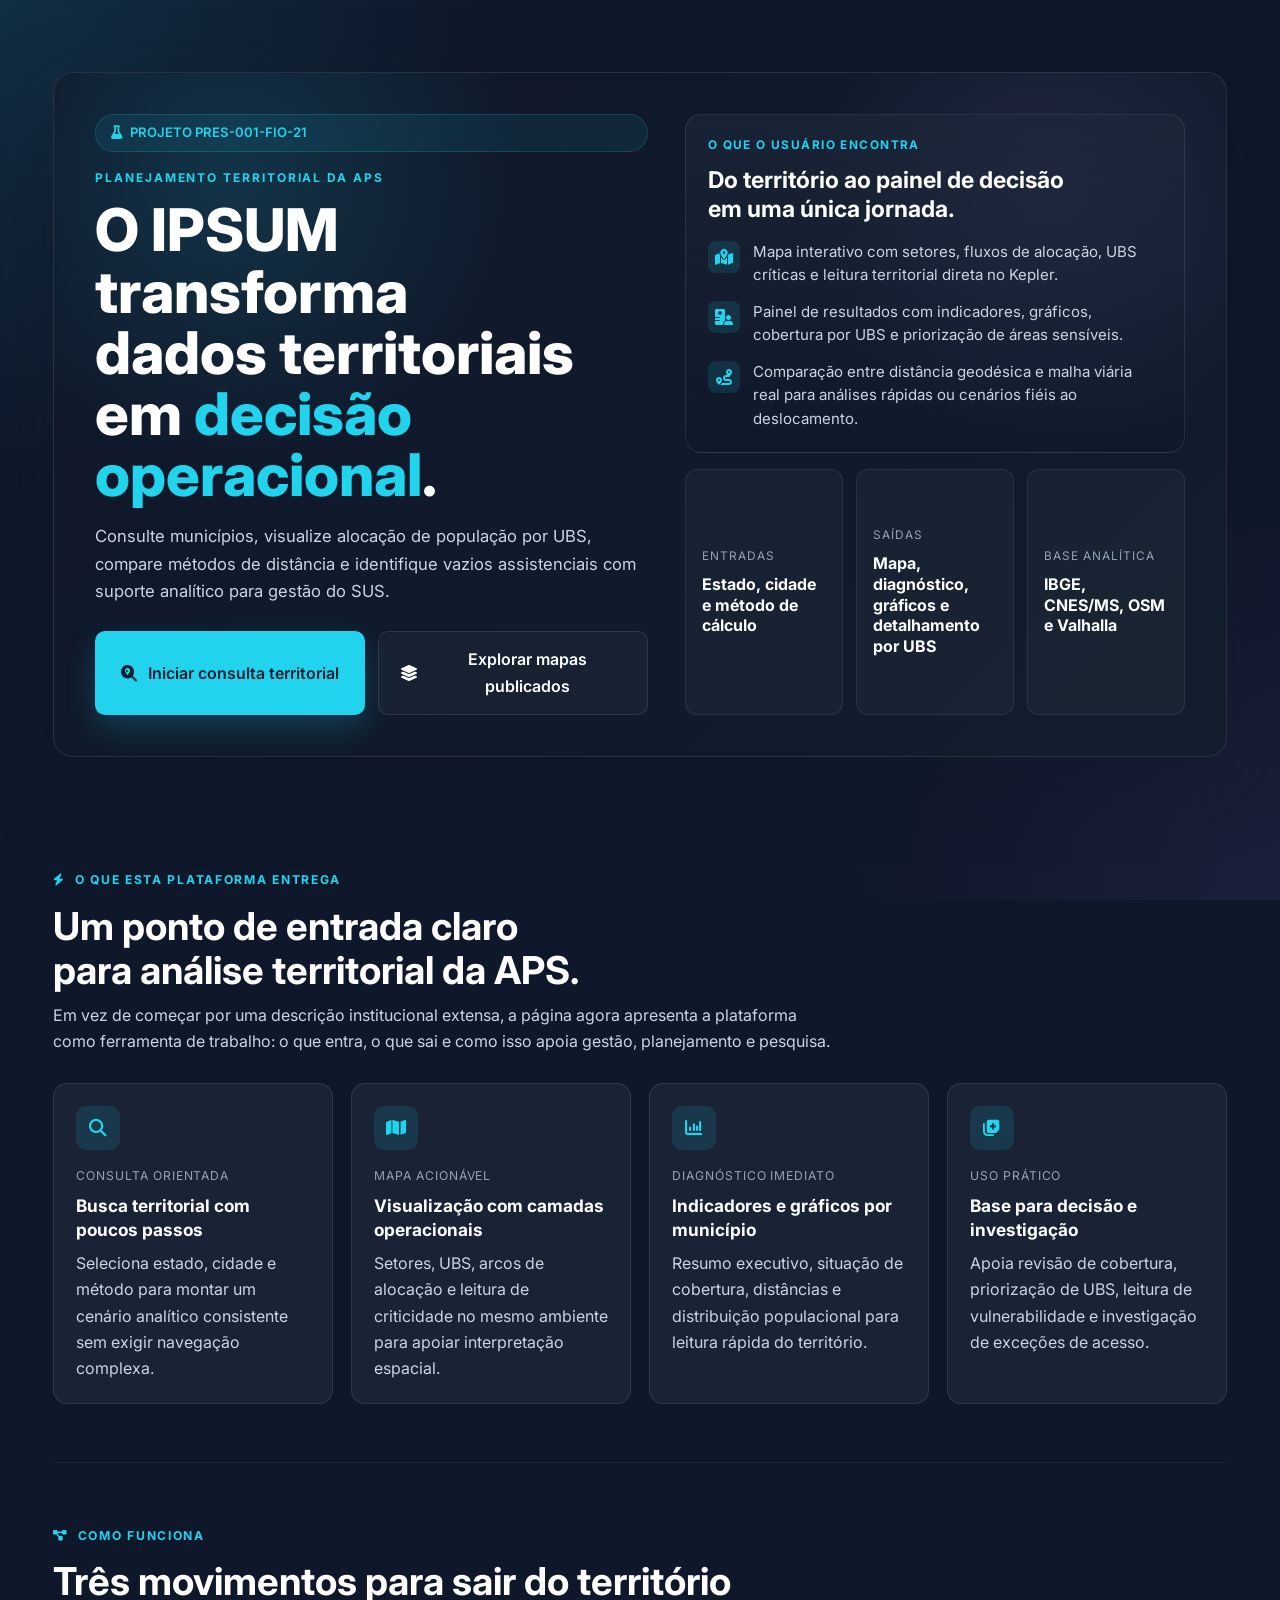
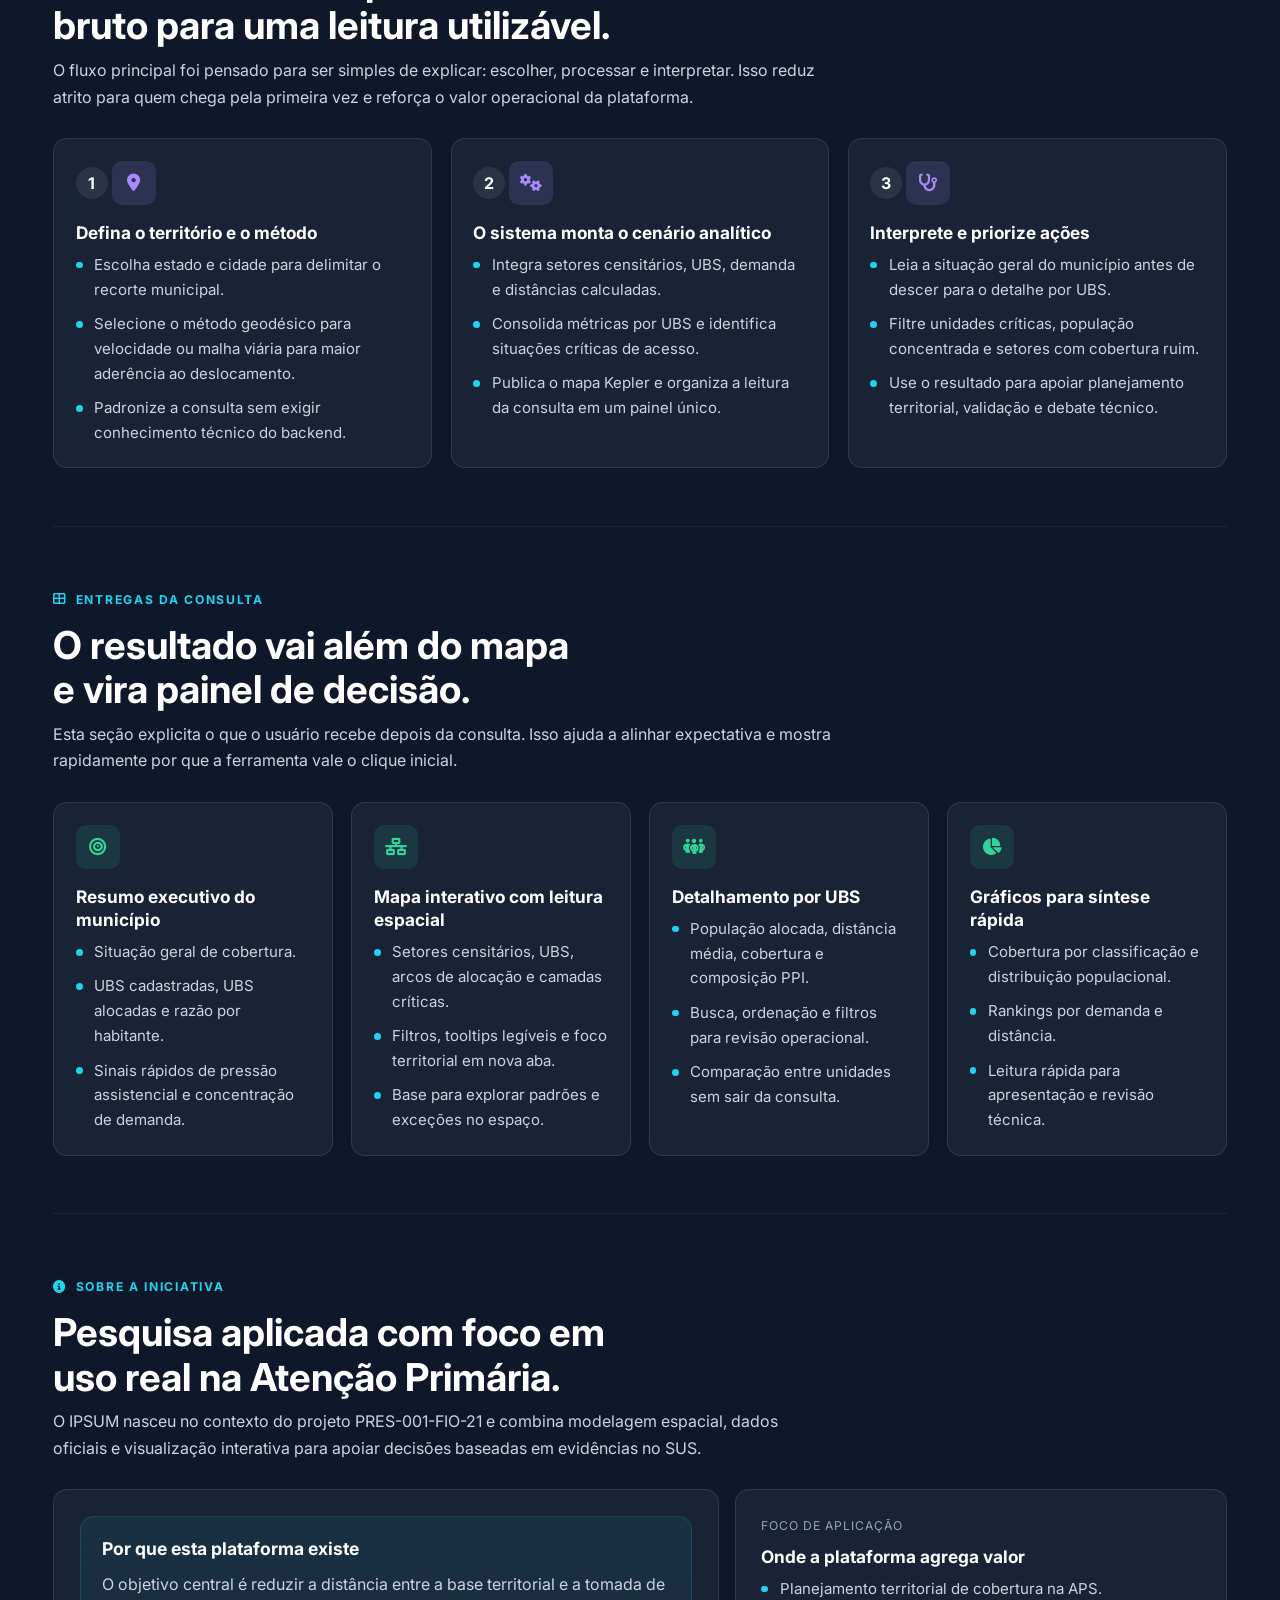
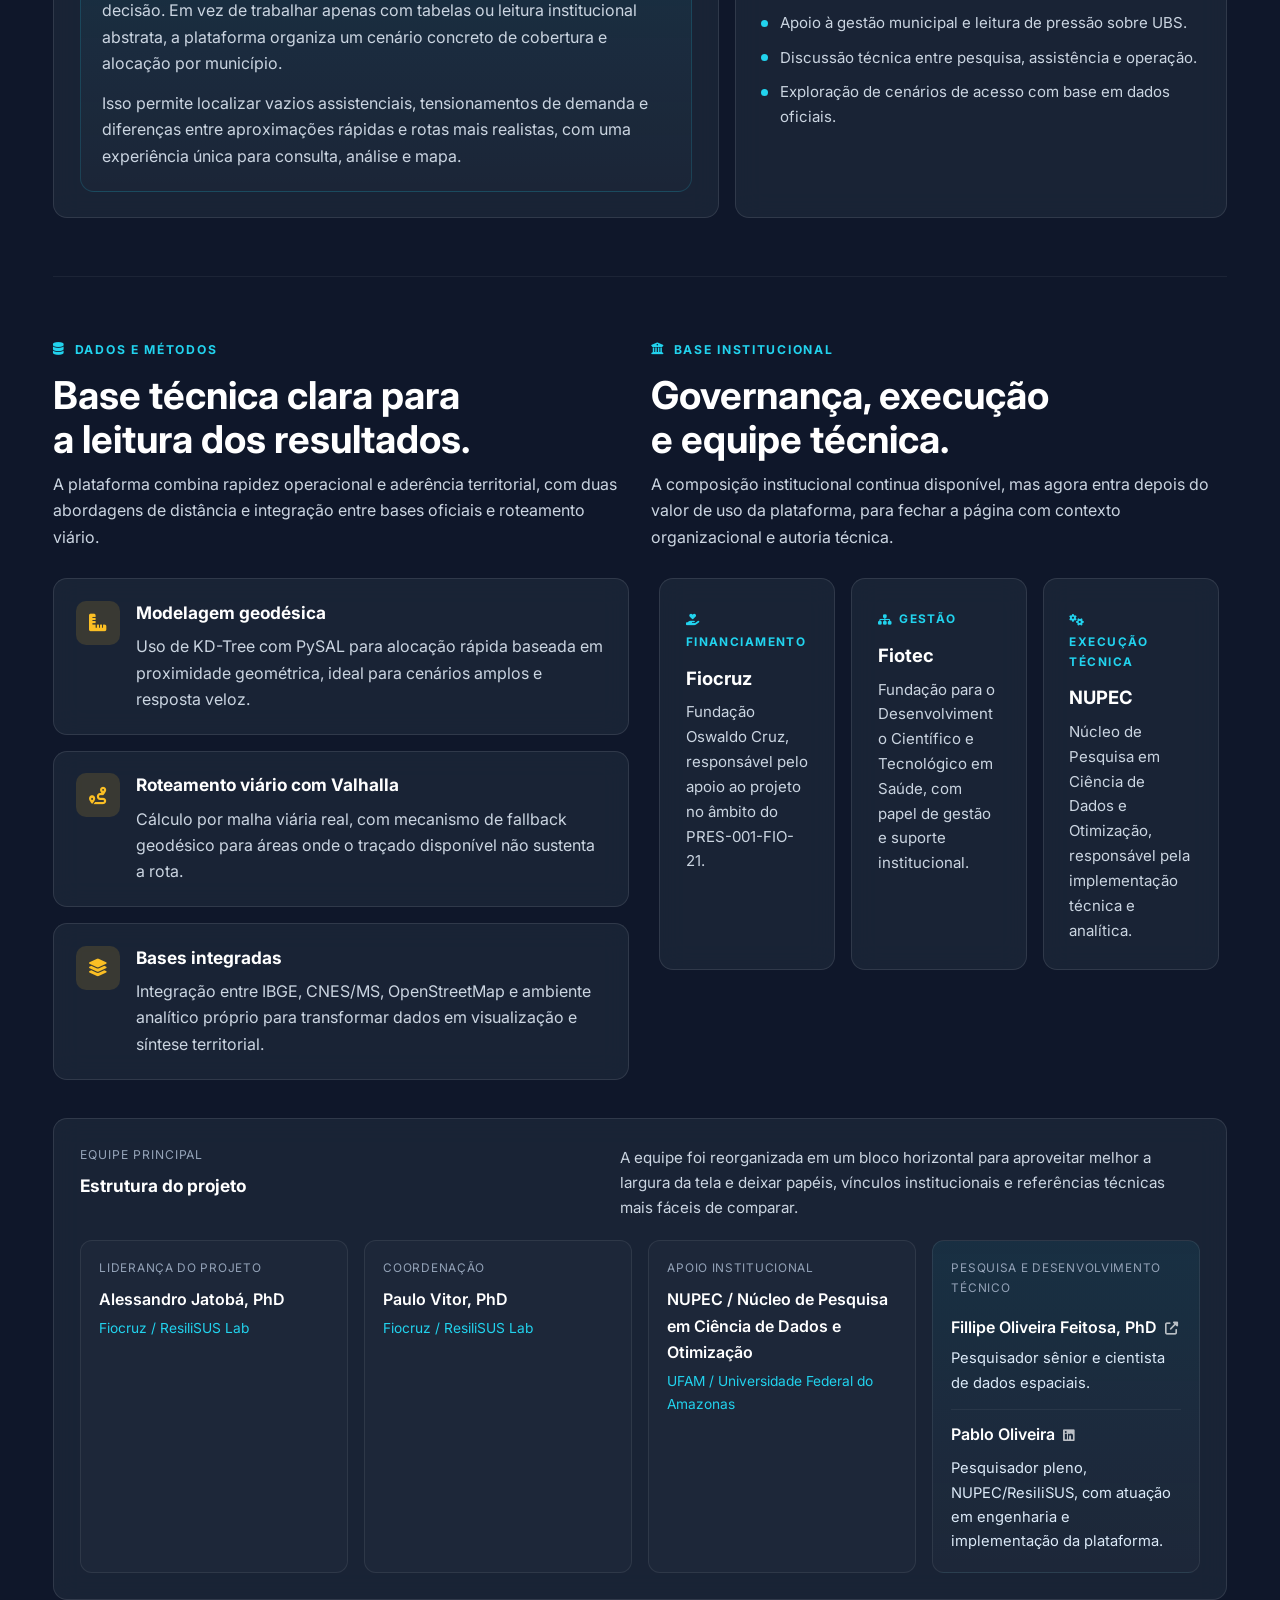
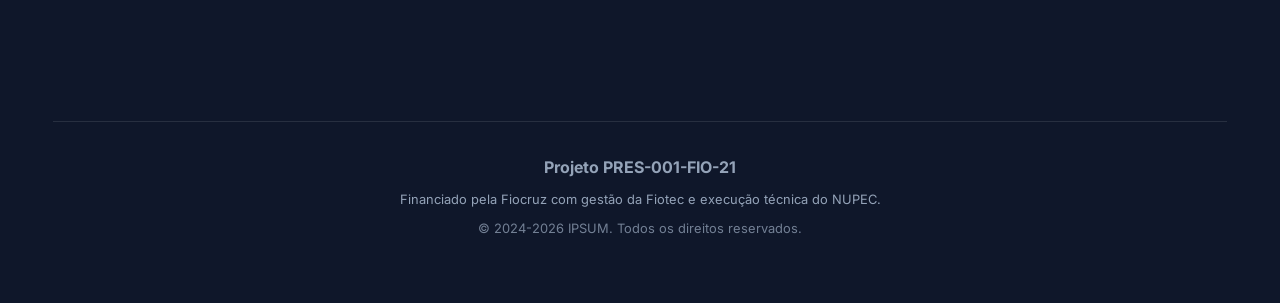
<file: web/templates/info.html>
<!DOCTYPE html>
<html lang="pt-BR">
<head>
  <meta charset="UTF-8" />
  <meta name="viewport" content="width=device-width, initial-scale=1" />
  <title>IPSUM | Planejamento territorial da APS</title>

  <link rel="preconnect" href="https://fonts.googleapis.com">
  <link rel="preconnect" href="https://fonts.gstatic.com" crossorigin>
  <link href="https://fonts.googleapis.com/css2?family=Inter:wght@300;400;500;600;700;800&amp;display=swap" rel="stylesheet">

  <link href="https://cdn.jsdelivr.net/npm/bootstrap@5.3.3/dist/css/bootstrap.min.css" rel="stylesheet"/>
  <link href="https://cdnjs.cloudflare.com/ajax/libs/font-awesome/6.5.2/css/all.min.css" rel="stylesheet"/>

  <style>
    :root {
      --bg-dark: #0f172a;
      --bg-panel: rgba(15, 23, 42, 0.82);
      --bg-card: rgba(30, 41, 59, 0.72);
      --bg-card-strong: rgba(18, 30, 46, 0.92);
      --primary: #22d3ee;
      --primary-hover: #06b6d4;
      --text-main: #f8fafc;
      --text-muted: #cbd5e1;
      --text-soft: #94a3b8;
      --accent-purple: #a78bfa;
      --accent-green: #34d399;
      --accent-amber: #fbbf24;
      --border-color: rgba(255, 255, 255, 0.1);
      --shadow-lg: 0 24px 80px rgba(15, 23, 42, 0.38);
      --shadow-md: 0 16px 40px rgba(15, 23, 42, 0.24);
    }

    ::selection {
      background: var(--primary);
      color: #ffffff;
    }

    ::-moz-selection {
      background: var(--primary);
      color: #ffffff;
    }

    *,
    *::before,
    *::after {
      box-sizing: border-box;
    }

    html {
      scroll-behavior: smooth;
      width: 100%;
      max-width: 100%;
      overflow-x: hidden;
    }

    body {
      font-family: "Inter", sans-serif;
      background-color: var(--bg-dark);
      background-image:
        radial-gradient(circle at top left, rgba(34, 211, 238, 0.12) 0%, transparent 32%),
        radial-gradient(circle at bottom right, rgba(167, 139, 250, 0.08) 0%, transparent 28%);
      background-attachment: fixed;
      color: var(--text-main);
      line-height: 1.65;
      padding-bottom: 4rem;
      min-width: 320px;
      overflow-x: hidden;
    }

    img,
    svg,
    video {
      max-width: 100%;
      height: auto;
    }

    h1, h2, h3, h4, h5, h6 {
      color: #fff !important;
      font-weight: 700;
      letter-spacing: 0;
    }

    p, li {
      color: var(--text-muted);
      font-size: 1rem;
      font-weight: 400;
      margin-bottom: 0;
    }

    a {
      color: inherit;
    }

    h1,
    h2,
    h3,
    h4,
    h5,
    h6,
    p,
    li,
    span,
    a {
      overflow-wrap: break-word;
    }

    .row > *,
    .hero-copy,
    .hero-preview,
    .preview-card,
    .preview-body,
    .feature-card,
    .mini-card,
    .stat-card,
    .deliverable-card,
    .step-card,
    .institution-card,
    .team-member-card {
      min-width: 0;
    }

    .page-shell {
      width: min(100% - 2rem, 1180px);
      max-width: 1180px;
      margin-inline: auto;
      padding-inline: 0;
      padding-top: 2rem;
    }

    .hero-section {
      position: relative;
      padding: clamp(1.5rem, 3vw, 3rem) 0 clamp(1.5rem, 2.5vw, 2.5rem);
      margin-bottom: 1.5rem;
    }

    .hero-panel {
      position: relative;
      overflow: hidden;
      border: 1px solid var(--border-color);
      border-radius: 20px;
      padding: clamp(1.35rem, 2.8vw, 2.35rem);
      background:
        linear-gradient(135deg, rgba(15, 23, 42, 0.96), rgba(18, 30, 46, 0.86)),
        rgba(15, 23, 42, 0.9);
      box-shadow: var(--shadow-lg);
    }

    .hero-panel::before {
      content: "";
      position: absolute;
      inset: 0;
      background:
        radial-gradient(circle at 15% 15%, rgba(34, 211, 238, 0.15), transparent 26%),
        radial-gradient(circle at 85% 20%, rgba(167, 139, 250, 0.12), transparent 22%);
      pointer-events: none;
    }

    .hero-copy,
    .hero-preview {
      position: relative;
      z-index: 1;
    }

    .hero-panel .row {
      align-items: stretch !important;
    }

    .project-code {
      display: inline-flex;
      align-items: center;
      max-width: 100%;
      white-space: normal;
      gap: 0.55rem;
      font-size: 0.82rem;
      font-weight: 600;
      color: var(--primary);
      background: rgba(34, 211, 238, 0.08);
      border: 1px solid rgba(34, 211, 238, 0.18);
      padding: 0.45rem 0.9rem;
      border-radius: 999px;
      margin-bottom: 1rem;
    }

    .hero-kicker {
      display: block;
      text-transform: uppercase;
      letter-spacing: 0.16em;
      color: var(--primary);
      font-size: 0.75rem;
      font-weight: 700;
      margin-bottom: 0.75rem;
    }

    .hero-title {
      font-size: clamp(2rem, 3.7vw, 3.25rem);
      line-height: 1.08;
      margin-bottom: 1rem;
      max-width: 18ch;
      font-weight: 800;
      text-wrap: balance;
    }

    .hero-title span {
      color: var(--primary);
    }

    .hero-subtitle {
      font-size: clamp(0.98rem, 1.3vw, 1.08rem);
      color: var(--text-muted);
      max-width: 60ch;
      margin-bottom: 1.5rem;
    }

    .hero-points {
      display: grid;
      gap: 0.85rem;
      margin-bottom: 1.75rem;
    }

    .hero-point {
      display: flex;
      align-items: flex-start;
      gap: 0.85rem;
      color: var(--text-muted);
    }

    .hero-point-icon {
      width: 2rem;
      height: 2rem;
      border-radius: 8px;
      display: inline-grid;
      place-items: center;
      background: rgba(34, 211, 238, 0.12);
      color: var(--primary);
      flex: 0 0 auto;
      margin-top: 0.05rem;
    }

    .hero-actions {
      display: flex;
      flex-wrap: wrap;
      gap: 0.85rem;
      margin-bottom: 1.75rem;
    }

    .tool-btn,
    .tool-btn-secondary {
      min-height: 52px;
      padding: 0.9rem 1.3rem;
      border-radius: 10px;
      text-decoration: none;
      display: inline-flex;
      align-items: center;
      justify-content: center;
      gap: 0.7rem;
      font-weight: 600;
      transition: all 0.2s ease;
      border: 1px solid transparent;
      max-width: 100%;
      text-align: center;
      white-space: normal;
    }

    .hero-actions .tool-btn,
    .hero-actions .tool-btn-secondary {
      flex: 1 1 220px;
    }

    .tool-btn {
      background: var(--primary);
      color: #082032;
      box-shadow: 0 12px 30px rgba(34, 211, 238, 0.2);
    }

    .tool-btn:hover {
      background: var(--primary-hover);
      color: #082032;
      transform: translateY(-1px);
    }

    .tool-btn-secondary {
      background: rgba(255, 255, 255, 0.03);
      border-color: var(--border-color);
      color: #fff;
    }

    .tool-btn-secondary:hover {
      border-color: rgba(34, 211, 238, 0.35);
      color: var(--primary);
    }

    .hero-meta {
      display: grid;
      grid-template-columns: repeat(auto-fit, minmax(min(100%, 180px), 1fr));
      gap: 0.9rem;
    }

    .meta-item {
      background: rgba(255, 255, 255, 0.03);
      border: 1px solid rgba(255, 255, 255, 0.08);
      border-radius: 12px;
      padding: 0.95rem 1rem;
      min-height: 92px;
    }

    .meta-label {
      display: block;
      font-size: 0.74rem;
      text-transform: uppercase;
      letter-spacing: 0.08em;
      color: var(--text-soft);
      margin-bottom: 0.45rem;
    }

    .meta-value {
      font-size: 1rem;
      font-weight: 700;
      color: #fff;
      line-height: 1.3;
    }

    .hero-preview {
      display: flex;
      justify-content: center;
      align-items: stretch;
    }

    .preview-card {
      width: 100%;
      max-width: 620px;
      min-width: 0;
      background: rgba(10, 16, 28, 0.88);
      border: 1px solid rgba(255, 255, 255, 0.08);
      border-radius: 18px;
      overflow: hidden;
      box-shadow: var(--shadow-md);
      display: flex;
      flex-direction: column;
    }

    .preview-header {
      display: flex;
      align-items: center;
      justify-content: space-between;
      gap: 1rem;
      padding: 1rem 1.1rem;
      border-bottom: 1px solid rgba(255, 255, 255, 0.06);
      background: rgba(12, 20, 35, 0.96);
    }

    .preview-title {
      font-size: 0.95rem;
      font-weight: 700;
      color: #fff;
    }

    .preview-caption {
      display: block;
      font-size: 0.78rem;
      color: var(--text-soft);
      margin-top: 0.2rem;
    }

    .preview-badges {
      display: flex;
      gap: 0.55rem;
      flex-wrap: wrap;
      justify-content: flex-end;
    }

    .preview-badge {
      display: inline-flex;
      align-items: center;
      gap: 0.35rem;
      border-radius: 999px;
      padding: 0.35rem 0.7rem;
      font-size: 0.74rem;
      font-weight: 600;
      border: 1px solid rgba(255, 255, 255, 0.08);
      background: rgba(255, 255, 255, 0.03);
      color: var(--text-muted);
    }

    .preview-body {
      padding: 0.95rem;
      display: grid;
      gap: 0.85rem;
      min-width: 0;
    }

    .preview-stage {
      position: relative;
      overflow: hidden;
      border-radius: 14px;
      border: 1px solid rgba(255, 255, 255, 0.08);
      background: #0c1624;
      aspect-ratio: 16 / 10;
      max-height: 360px;
    }

    .preview-image {
      width: 100%;
      height: 100%;
      display: block;
      object-fit: cover;
      object-position: top center;
    }

    .preview-support {
      display: flex;
      align-items: center;
      justify-content: space-between;
      gap: 1rem;
      padding: 0.95rem 0.1rem 0.1rem;
      flex-wrap: wrap;
    }

    .preview-support .tool-btn-secondary {
      flex: 0 1 auto;
      min-width: min(100%, 190px);
      padding-inline: 1rem;
    }

    .preview-image-caption {
      max-width: 40ch;
      color: var(--text-muted);
      font-size: 0.82rem;
      line-height: 1.45;
    }

    .stage-summary {
      display: grid;
      grid-template-columns: repeat(auto-fit, minmax(min(100%, 150px), 1fr));
      gap: 0.75rem;
    }

    .stage-summary-card {
      padding: 0.75rem 0.85rem;
    }

    .stage-summary-label {
      display: block;
      font-size: 0.68rem;
      text-transform: uppercase;
      letter-spacing: 0.08em;
      color: var(--text-soft);
      margin-bottom: 0.35rem;
    }

    .stage-summary-value {
      display: block;
      color: #fff;
      font-size: 0.95rem;
      font-weight: 700;
      line-height: 1.3;
    }

    .section-band {
      padding: 1.55rem 0;
    }

    .section-label {
      display: inline-flex;
      align-items: center;
      gap: 0.55rem;
      font-size: 0.76rem;
      text-transform: uppercase;
      letter-spacing: 0.14em;
      color: var(--primary);
      margin-bottom: 0.85rem;
      font-weight: 700;
    }

    .section-header {
      margin-bottom: 1.4rem;
      max-width: min(68ch, 100%);
    }

    .section-header h2 {
      margin-bottom: 0.6rem;
      font-size: clamp(1.65rem, 3vw, 2.45rem);
      line-height: 1.15;
      text-wrap: balance;
    }

    .section-header p {
      color: var(--text-muted);
    }

    .feature-card,
    .mini-card,
    .stat-card,
    .deliverable-card,
    .step-card,
    .institution-card {
      background: var(--bg-card);
      backdrop-filter: blur(14px);
      -webkit-backdrop-filter: blur(14px);
      border: 1px solid var(--border-color);
      border-radius: 14px;
      transition: transform 0.25s ease, border-color 0.25s ease;
    }

    .stat-card,
    .deliverable-card,
    .step-card,
    .institution-card {
      height: 100%;
    }

    .feature-card,
    .institution-card {
      padding: clamp(1.1rem, 2vw, 1.8rem);
    }

    .mini-card,
    .deliverable-card,
    .step-card,
    .stat-card {
      padding: clamp(1rem, 1.8vw, 1.35rem);
    }

    .feature-card:hover,
    .mini-card:hover,
    .stat-card:hover,
    .deliverable-card:hover,
    .step-card:hover,
    .institution-card:hover {
      transform: translateY(-4px);
      border-color: rgba(34, 211, 238, 0.28);
    }

    .stats-grid,
    .deliverables-grid,
    .steps-grid {
      display: grid;
      gap: 1rem;
    }

    .stats-grid {
      grid-template-columns: repeat(auto-fit, minmax(min(100%, 220px), 1fr));
    }

    .steps-grid {
      grid-template-columns: repeat(auto-fit, minmax(min(100%, 255px), 1fr));
    }

    .deliverables-grid {
      grid-template-columns: repeat(auto-fit, minmax(min(100%, 230px), 1fr));
    }

    .stat-card {
      min-height: 168px;
    }

    .stat-icon,
    .deliverable-icon,
    .step-icon,
    .method-icon {
      width: 2.75rem;
      height: 2.75rem;
      border-radius: 10px;
      display: inline-grid;
      place-items: center;
      margin-bottom: 1rem;
      font-size: 1.1rem;
    }

    .stat-icon {
      background: rgba(34, 211, 238, 0.12);
      color: var(--primary);
    }

    .deliverable-icon {
      background: rgba(52, 211, 153, 0.12);
      color: var(--accent-green);
    }

    .step-icon {
      background: rgba(167, 139, 250, 0.14);
      color: var(--accent-purple);
    }

    .method-icon {
      background: rgba(251, 191, 36, 0.14);
      color: var(--accent-amber);
      margin-bottom: 0;
      flex: 0 0 auto;
    }

    .stat-eyebrow,
    .card-eyebrow {
      display: block;
      font-size: 0.76rem;
      text-transform: uppercase;
      letter-spacing: 0.08em;
      color: var(--text-soft);
      margin-bottom: 0.55rem;
    }

    .stat-title,
    .card-title {
      font-size: 1.08rem;
      line-height: 1.35;
      margin-bottom: 0.55rem;
    }

    .step-card {
      min-height: 204px;
    }

    .step-number {
      display: inline-flex;
      align-items: center;
      justify-content: center;
      width: 2rem;
      height: 2rem;
      border-radius: 999px;
      background: rgba(255, 255, 255, 0.08);
      color: #fff;
      font-weight: 700;
      margin-bottom: 1rem;
    }

    .step-list,
    .deliverable-list,
    .about-list {
      list-style: none;
      padding: 0;
      margin: 0;
      display: grid;
      gap: 0.6rem;
    }

    .step-list li,
    .deliverable-list li,
    .about-list li {
      position: relative;
      padding-left: 1.15rem;
      color: var(--text-muted);
      font-size: 0.94rem;
    }

    .step-list li::before,
    .deliverable-list li::before,
    .about-list li::before {
      content: "";
      position: absolute;
      left: 0;
      top: 0.55rem;
      width: 0.42rem;
      height: 0.42rem;
      border-radius: 999px;
      background: var(--primary);
    }

    .about-layout {
      display: grid;
      grid-template-columns: minmax(0, 1.15fr) minmax(0, 0.85fr);
      gap: 1rem;
    }

    .about-highlight {
      background: linear-gradient(180deg, rgba(34, 211, 238, 0.08), rgba(255, 255, 255, 0.01));
      border: 1px solid rgba(34, 211, 238, 0.16);
      border-radius: 14px;
      padding: 1.35rem;
      min-height: 100%;
    }

    .about-highlight h3 {
      font-size: 1.1rem;
      margin-bottom: 0.7rem;
    }

    .about-highlight p + p {
      margin-top: 0.85rem;
    }

    .mini-card .d-flex {
      align-items: flex-start;
    }

    .deliverable-card {
      min-height: 220px;
    }

    .institution-card {
      min-height: 100%;
    }

    .methods-institutions-row {
      align-items: flex-start;
    }

    .team-card {
      height: auto;
    }

    .team-card-wide {
      margin-top: 1rem;
    }

    .team-card-header {
      display: flex;
      align-items: flex-start;
      justify-content: space-between;
      gap: 1rem;
      margin-bottom: 1.25rem;
    }

    .team-card-copy {
      max-width: 58ch;
      color: var(--text-muted);
      font-size: 0.95rem;
    }

    .inst-label {
      display: inline-flex;
      align-items: center;
      flex-wrap: wrap;
      gap: 0.45rem;
      font-size: 0.74rem;
      text-transform: uppercase;
      letter-spacing: 0.12em;
      color: var(--primary);
      margin-bottom: 0.65rem;
      font-weight: 700;
    }

    .inst-name {
      font-size: 1.15rem;
      color: #fff;
      font-weight: 700;
      margin-bottom: 0.45rem;
      overflow-wrap: anywhere;
    }

    .inst-copy {
      color: var(--text-muted);
      font-size: 0.94rem;
    }

    .team-grid {
      display: grid;
      grid-template-columns: repeat(auto-fit, minmax(min(100%, 220px), 1fr));
      gap: 1rem;
    }

    .team-member-card {
      border: 1px solid rgba(255, 255, 255, 0.08);
      border-radius: 12px;
      background: rgba(255, 255, 255, 0.02);
      padding: 1.15rem;
      min-height: 100%;
      display: flex;
      flex-direction: column;
      gap: 0.3rem;
    }

    .team-member-card.team-member-technical {
      background: linear-gradient(180deg, rgba(34, 211, 238, 0.07), rgba(255, 255, 255, 0.02));
    }

    .team-technical-people {
      display: grid;
      gap: 0.9rem;
      margin-top: 0.5rem;
    }

    .team-person {
      display: flex;
      flex-direction: column;
      gap: 0.18rem;
      padding-top: 0.65rem;
      border-top: 1px solid rgba(255, 255, 255, 0.06);
    }

    .role-badge {
      font-size: 0.74rem;
      text-transform: uppercase;
      color: var(--text-soft);
      letter-spacing: 0.06em;
      margin-bottom: 0.15rem;
    }

    .member-name {
      color: #fff;
      font-weight: 600;
      font-size: 1rem;
      overflow-wrap: anywhere;
    }

    .member-inst {
      font-size: 0.86rem;
      color: var(--primary);
    }

    .member-link {
      text-decoration: none;
      color: inherit;
      display: inline-block;
    }

    .member-link:hover .member-name {
      color: var(--primary) !important;
    }

    .member-link i {
      font-size: 0.82rem;
      margin-left: 0.25rem;
      opacity: 0.7;
    }

    .member-description {
      display: block;
      margin-top: 0.4rem;
      color: #dbe7f3;
      font-size: 0.92rem;
      line-height: 1.65;
      opacity: 1;
    }

    .team-member-technical .member-description {
      color: #dceaf8;
    }

    footer {
      margin-top: 4rem;
      padding-top: 2rem;
      border-top: 1px solid var(--border-color);
      color: var(--text-soft);
      text-align: center;
      font-size: 0.92rem;
    }

    footer p {
      color: var(--text-soft);
    }

    @media (max-width: 1199.98px) {
      .hero-title {
        max-width: none;
      }

      .preview-stage {
        max-height: 320px;
      }
    }

    @media (max-width: 991.98px) {
      .hero-panel {
        padding: 2rem;
      }

      .hero-title {
        max-width: none;
      }

      .hero-copy {
        margin-bottom: 0.5rem;
      }

      .hero-preview {
        margin-bottom: 0;
      }

      .about-layout {
        grid-template-columns: 1fr;
      }

      .stage-summary {
        grid-template-columns: 1fr;
      }

      .team-card-header {
        flex-direction: column;
      }
    }

    @media (max-width: 767.98px) {
      .page-shell {
        padding-top: 1.25rem;
      }

      .hero-section {
        padding-top: 1.4rem;
      }

      .page-shell {
        width: min(100% - 1.25rem, 100%);
      }

      .hero-panel {
        padding: 1.15rem;
        border-radius: 16px;
      }

      .section-band {
        padding: 1.15rem 0;
      }

      .hero-actions {
        display: grid;
      }

      .tool-btn,
      .tool-btn-secondary {
        width: 100%;
      }

      .hero-meta {
        grid-template-columns: 1fr;
      }

      .preview-header,
      .preview-support {
        flex-direction: column;
        align-items: flex-start;
      }

      .preview-badges {
        justify-content: flex-start;
      }

      .stage-summary {
        grid-template-columns: 1fr;
      }

      .team-grid {
        grid-template-columns: 1fr;
      }
    }


    @media (max-width: 575.98px) {
      .page-shell {
        width: min(100% - 1rem, 100%);
      }

      .hero-panel {
        padding: 1rem;
      }

      .project-code,
      .hero-kicker,
      .section-label {
        letter-spacing: 0.08em;
      }

      .hero-title {
        font-size: clamp(1.85rem, 9vw, 2.3rem);
      }

      .preview-stage {
        aspect-ratio: 4 / 3;
        max-height: none;
      }

      .preview-header {
        padding: 0.9rem;
      }

      .preview-body {
        padding: 0.8rem;
      }
    }


    /* =========================================================
       Ajuste final de harmonia e responsividade
       - remove dependência do .container do Bootstrap
       - elimina margens negativas de .row dentro do hero
       - centraliza todas as seções no mesmo eixo visual
       - evita barra horizontal e conteúdo colado na lateral
       ========================================================= */
    html,
    body {
      width: 100%;
      max-width: 100%;
      overflow-x: hidden;
    }

    body {
      margin: 0;
    }

    .page-shell {
      width: 100%;
      max-width: 1240px;
      margin-inline: auto;
      padding: clamp(1.25rem, 2.6vw, 2.25rem);
      padding-bottom: 0;
    }

    .hero-section {
      padding: 0;
      margin-bottom: clamp(2.25rem, 4vw, 3.75rem);
    }

    .hero-panel {
      padding: clamp(1.45rem, 2.6vw, 2.5rem);
    }

    .hero-panel .row {
      --bs-gutter-x: 0;
      --bs-gutter-y: 0;
      display: grid;
      grid-template-columns: minmax(0, 0.96fr) minmax(380px, 1.04fr);
      gap: clamp(1.5rem, 3vw, 2.5rem);
      align-items: center !important;
      margin: 0 !important;
    }

    .hero-panel .row > * {
      width: auto !important;
      max-width: none !important;
      padding: 0 !important;
    }

    .hero-copy,
    .hero-preview {
      min-width: 0;
      margin-bottom: 0 !important;
    }

    .hero-title {
      max-width: 18ch;
    }

    .hero-subtitle {
      max-width: 58ch;
    }

    .preview-card {
      max-width: none;
      height: 100%;
    }

    .preview-stage {
      max-height: 330px;
    }

    .preview-support .tool-btn-secondary {
      flex: 0 0 auto;
    }

    .hero-meta {
      grid-template-columns: repeat(3, minmax(0, 1fr));
    }

    .section-band {
      padding: clamp(2.35rem, 4.5vw, 3.75rem) 0;
      margin: 0;
    }

    .section-band + .section-band {
      border-top: 1px solid rgba(255, 255, 255, 0.055);
    }

    .section-header {
      max-width: 780px;
      margin-bottom: clamp(1.25rem, 2.2vw, 2rem);
    }

    .section-header h2 {
      max-width: 720px;
    }

    .stats-grid,
    .deliverables-grid,
    .steps-grid,
    .team-grid {
      width: 100%;
      min-width: 0;
    }

    .stats-grid,
    .deliverables-grid {
      grid-template-columns: repeat(4, minmax(0, 1fr));
      gap: clamp(0.9rem, 1.6vw, 1.15rem);
    }

    .steps-grid {
      grid-template-columns: repeat(3, minmax(0, 1fr));
      gap: clamp(0.9rem, 1.6vw, 1.15rem);
    }

    .stat-card,
    .deliverable-card,
    .step-card {
      min-height: 100%;
    }

    .methods-institutions-row {
      --bs-gutter-x: 0;
      --bs-gutter-y: 0;
      display: grid !important;
      grid-template-columns: repeat(2, minmax(0, 1fr));
      gap: clamp(1rem, 2vw, 1.4rem);
      margin: 0 !important;
    }

    .methods-institutions-row > [class*="col-"] {
      width: 100% !important;
      max-width: 100% !important;
      padding: 0 !important;
    }

    .methods-institutions-row > .col-12 {
      grid-column: 1 / -1;
    }

    .methods-institutions-row .row.g-3 {
      margin-left: 0 !important;
      margin-right: 0 !important;
    }

    .methods-institutions-row .row.g-3 > * {
      padding-left: 0.5rem;
      padding-right: 0.5rem;
    }

    footer {
      margin-top: clamp(2.5rem, 5vw, 4rem);
    }

    @media (max-width: 1199.98px) {
      .page-shell {
        max-width: 1040px;
      }

      .hero-panel .row {
        grid-template-columns: 1fr;
      }

      .hero-title {
        max-width: 20ch;
      }

      .preview-card {
        max-width: 760px;
        margin-inline: auto;
      }

      .stats-grid,
      .deliverables-grid {
        grid-template-columns: repeat(2, minmax(0, 1fr));
      }
    }

    @media (max-width: 991.98px) {
      .page-shell {
        padding-inline: clamp(1rem, 3.8vw, 1.75rem);
      }

      .hero-title {
        max-width: none;
      }

      .methods-institutions-row {
        grid-template-columns: 1fr;
      }

      .steps-grid {
        grid-template-columns: 1fr;
      }
    }

    @media (max-width: 767.98px) {
      .page-shell {
        padding: 1rem;
        padding-bottom: 0;
      }

      .hero-section {
        margin-bottom: 2rem;
      }

      .hero-panel {
        border-radius: 16px;
        padding: 1rem;
      }

      .hero-meta,
      .stats-grid,
      .deliverables-grid,
      .team-grid {
        grid-template-columns: 1fr;
      }

      .section-band {
        padding: 2rem 0;
      }

      .section-header h2 {
        font-size: clamp(1.65rem, 7vw, 2.1rem);
      }
    }

    @media (max-width: 575.98px) {
      .page-shell {
        padding-inline: 0.875rem;
      }

      .hero-panel {
        padding: 0.9rem;
      }

      .project-code,
      .hero-kicker,
      .section-label {
        letter-spacing: 0.08em;
      }

      .hero-title {
        font-size: clamp(1.8rem, 8.8vw, 2.25rem);
      }

      .preview-support .tool-btn-secondary {
        width: 100%;
      }
    }


    /* Ajuste final do hero sem card de prévia: remove dependência de .row e distribui melhor o espaço. */
    .hero-section-refined {
      padding-top: clamp(1.5rem, 3vw, 3rem);
    }

    .hero-panel-refined {
      padding: clamp(1.45rem, 3.2vw, 3rem);
    }

    .hero-refined-grid {
      position: relative;
      z-index: 1;
      display: grid;
      grid-template-columns: minmax(0, 1.05fr) minmax(320px, 0.95fr);
      gap: clamp(1.25rem, 3vw, 2.35rem);
      align-items: stretch;
      min-width: 0;
    }

    .hero-refined-main,
    .hero-refined-side {
      min-width: 0;
    }

    .hero-refined-main {
      display: flex;
      flex-direction: column;
      justify-content: center;
      max-width: 640px;
    }

    .hero-refined-main .hero-title {
      max-width: 13ch;
      font-size: clamp(2.35rem, 4.6vw, 4.15rem);
      line-height: 1.04;
      margin-bottom: 1.1rem;
    }

    .hero-refined-main .hero-subtitle {
      max-width: 58ch;
      margin-bottom: 1.6rem;
    }

    .hero-actions-refined {
      max-width: 590px;
      margin-bottom: 0;
    }

    .hero-refined-side {
      display: grid;
      grid-template-rows: auto 1fr;
      gap: 1rem;
      align-content: stretch;
    }

    .hero-side-card {
      height: 100%;
      background: linear-gradient(180deg, rgba(30, 41, 59, 0.62), rgba(15, 23, 42, 0.34));
      border: 1px solid rgba(255, 255, 255, 0.09);
      border-radius: 16px;
      padding: clamp(1rem, 1.8vw, 1.35rem);
    }

    .hero-side-eyebrow {
      display: block;
      font-size: 0.74rem;
      text-transform: uppercase;
      letter-spacing: 0.12em;
      color: var(--primary);
      font-weight: 700;
      margin-bottom: 0.65rem;
    }

    .hero-side-card h2 {
      font-size: clamp(1.18rem, 1.8vw, 1.55rem);
      line-height: 1.25;
      margin-bottom: 1rem;
      max-width: 24ch;
    }

    .hero-points-refined {
      margin-bottom: 0;
      gap: 0.85rem;
    }

    .hero-points-refined .hero-point p {
      font-size: 0.94rem;
      line-height: 1.55;
    }

    .hero-meta-refined {
      grid-template-columns: repeat(3, minmax(0, 1fr));
      gap: 0.85rem;
      align-items: stretch;
    }

    .hero-meta-refined .meta-item {
      min-height: 118px;
      display: flex;
      flex-direction: column;
      justify-content: center;
    }

    @media (max-width: 991.98px) {
      .hero-refined-grid {
        grid-template-columns: 1fr;
      }

      .hero-refined-main {
        max-width: none;
      }

      .hero-refined-main .hero-title,
      .hero-refined-main .hero-subtitle,
      .hero-actions-refined {
        max-width: none;
      }

      .hero-meta-refined {
        grid-template-columns: repeat(3, minmax(0, 1fr));
      }
    }

    @media (max-width: 767.98px) {
      .hero-panel-refined {
        padding: 1.25rem;
      }

      .hero-refined-main .hero-title {
        font-size: clamp(2rem, 9vw, 2.75rem);
      }

      .hero-actions-refined {
        display: grid;
      }

      .hero-meta-refined {
        grid-template-columns: 1fr;
      }
    }

  </style>
</head>
<body>
  <main class="page-shell">
    <section class="hero-section hero-section-refined">
      <div class="hero-panel hero-panel-refined">
        <div class="hero-refined-grid">
          <div class="hero-refined-main">
            <span class="project-code"><i class="fas fa-flask"></i> PROJETO PRES-001-FIO-21</span>
            <span class="hero-kicker">Planejamento territorial da APS</span>
            <h1 class="hero-title">O IPSUM transforma dados territoriais em <span>decisão operacional</span>.</h1>
            <p class="hero-subtitle">
              Consulte municípios, visualize alocação de população por UBS, compare métodos de distância
              e identifique vazios assistenciais com suporte analítico para gestão do SUS.
            </p>

            <div class="hero-actions hero-actions-refined">
              <a href="/consulta_base" class="tool-btn">
                <i class="fas fa-search-location"></i>
                Iniciar consulta territorial
              </a>
              <a href="/mapas" class="tool-btn-secondary">
                <i class="fas fa-layer-group"></i>
                Explorar mapas publicados
              </a>
            </div>
          </div>

          <aside class="hero-refined-side" aria-label="Resumo da plataforma IPSUM">
            <div class="hero-side-card">
              <span class="hero-side-eyebrow">O que o usuário encontra</span>
              <h2>Do território ao painel de decisão em uma única jornada.</h2>
              <div class="hero-points hero-points-refined">
                <div class="hero-point">
                  <span class="hero-point-icon"><i class="fas fa-map-marked-alt"></i></span>
                  <p>Mapa interativo com setores, fluxos de alocação, UBS críticas e leitura territorial direta no Kepler.</p>
                </div>
                <div class="hero-point">
                  <span class="hero-point-icon"><i class="fas fa-hospital-user"></i></span>
                  <p>Painel de resultados com indicadores, gráficos, cobertura por UBS e priorização de áreas sensíveis.</p>
                </div>
                <div class="hero-point">
                  <span class="hero-point-icon"><i class="fas fa-route"></i></span>
                  <p>Comparação entre distância geodésica e malha viária real para análises rápidas ou cenários fiéis ao deslocamento.</p>
                </div>
              </div>
            </div>

            <div class="hero-meta hero-meta-refined">
              <div class="meta-item">
                <span class="meta-label">Entradas</span>
                <span class="meta-value">Estado, cidade e método de cálculo</span>
              </div>
              <div class="meta-item">
                <span class="meta-label">Saídas</span>
                <span class="meta-value">Mapa, diagnóstico, gráficos e detalhamento por UBS</span>
              </div>
              <div class="meta-item">
                <span class="meta-label">Base analítica</span>
                <span class="meta-value">IBGE, CNES/MS, OSM e Valhalla</span>
              </div>
            </div>
          </aside>
        </div>
      </div>
    </section>

    <section class="section-band">
      <div class="section-header">
        <span class="section-label"><i class="fas fa-bolt"></i> O que esta plataforma entrega</span>
        <h2>Um ponto de entrada claro para análise territorial da APS.</h2>
        <p>
          Em vez de começar por uma descrição institucional extensa, a página agora apresenta a plataforma
          como ferramenta de trabalho: o que entra, o que sai e como isso apoia gestão, planejamento e pesquisa.
        </p>
      </div>

      <div class="stats-grid">
        <article class="stat-card">
          <span class="stat-icon"><i class="fas fa-search"></i></span>
          <span class="stat-eyebrow">Consulta orientada</span>
          <h3 class="stat-title">Busca territorial com poucos passos</h3>
          <p>Seleciona estado, cidade e método para montar um cenário analítico consistente sem exigir navegação complexa.</p>
        </article>

        <article class="stat-card">
          <span class="stat-icon"><i class="fas fa-map"></i></span>
          <span class="stat-eyebrow">Mapa acionável</span>
          <h3 class="stat-title">Visualização com camadas operacionais</h3>
          <p>Setores, UBS, arcos de alocação e leitura de criticidade no mesmo ambiente para apoiar interpretação espacial.</p>
        </article>

        <article class="stat-card">
          <span class="stat-icon"><i class="fas fa-chart-column"></i></span>
          <span class="stat-eyebrow">Diagnóstico imediato</span>
          <h3 class="stat-title">Indicadores e gráficos por município</h3>
          <p>Resumo executivo, situação de cobertura, distâncias e distribuição populacional para leitura rápida do território.</p>
        </article>

        <article class="stat-card">
          <span class="stat-icon"><i class="fas fa-notes-medical"></i></span>
          <span class="stat-eyebrow">Uso prático</span>
          <h3 class="stat-title">Base para decisão e investigação</h3>
          <p>Apoia revisão de cobertura, priorização de UBS, leitura de vulnerabilidade e investigação de exceções de acesso.</p>
        </article>
      </div>
    </section>

    <section class="section-band">
      <div class="section-header">
        <span class="section-label"><i class="fas fa-diagram-project"></i> Como funciona</span>
        <h2>Três movimentos para sair do território bruto para uma leitura utilizável.</h2>
        <p>
          O fluxo principal foi pensado para ser simples de explicar: escolher, processar e interpretar.
          Isso reduz atrito para quem chega pela primeira vez e reforça o valor operacional da plataforma.
        </p>
      </div>

      <div class="steps-grid">
        <article class="step-card">
          <span class="step-number">1</span>
          <span class="step-icon"><i class="fas fa-location-dot"></i></span>
          <h3 class="card-title">Defina o território e o método</h3>
          <ul class="step-list">
            <li>Escolha estado e cidade para delimitar o recorte municipal.</li>
            <li>Selecione o método geodésico para velocidade ou malha viária para maior aderência ao deslocamento.</li>
            <li>Padronize a consulta sem exigir conhecimento técnico do backend.</li>
          </ul>
        </article>

        <article class="step-card">
          <span class="step-number">2</span>
          <span class="step-icon"><i class="fas fa-gears"></i></span>
          <h3 class="card-title">O sistema monta o cenário analítico</h3>
          <ul class="step-list">
            <li>Integra setores censitários, UBS, demanda e distâncias calculadas.</li>
            <li>Consolida métricas por UBS e identifica situações críticas de acesso.</li>
            <li>Publica o mapa Kepler e organiza a leitura da consulta em um painel único.</li>
          </ul>
        </article>

        <article class="step-card">
          <span class="step-number">3</span>
          <span class="step-icon"><i class="fas fa-stethoscope"></i></span>
          <h3 class="card-title">Interprete e priorize ações</h3>
          <ul class="step-list">
            <li>Leia a situação geral do município antes de descer para o detalhe por UBS.</li>
            <li>Filtre unidades críticas, população concentrada e setores com cobertura ruim.</li>
            <li>Use o resultado para apoiar planejamento territorial, validação e debate técnico.</li>
          </ul>
        </article>
      </div>
    </section>

    <section class="section-band">
      <div class="section-header">
        <span class="section-label"><i class="fas fa-table-cells-large"></i> Entregas da consulta</span>
        <h2>O resultado vai além do mapa e vira painel de decisão.</h2>
        <p>
          Esta seção explicita o que o usuário recebe depois da consulta. Isso ajuda a alinhar expectativa
          e mostra rapidamente por que a ferramenta vale o clique inicial.
        </p>
      </div>

      <div class="deliverables-grid">
        <article class="deliverable-card">
          <span class="deliverable-icon"><i class="fas fa-bullseye"></i></span>
          <h3 class="card-title">Resumo executivo do município</h3>
          <ul class="deliverable-list">
            <li>Situação geral de cobertura.</li>
            <li>UBS cadastradas, UBS alocadas e razão por habitante.</li>
            <li>Sinais rápidos de pressão assistencial e concentração de demanda.</li>
          </ul>
        </article>

        <article class="deliverable-card">
          <span class="deliverable-icon"><i class="fas fa-network-wired"></i></span>
          <h3 class="card-title">Mapa interativo com leitura espacial</h3>
          <ul class="deliverable-list">
            <li>Setores censitários, UBS, arcos de alocação e camadas críticas.</li>
            <li>Filtros, tooltips legíveis e foco territorial em nova aba.</li>
            <li>Base para explorar padrões e exceções no espaço.</li>
          </ul>
        </article>

        <article class="deliverable-card">
          <span class="deliverable-icon"><i class="fas fa-people-group"></i></span>
          <h3 class="card-title">Detalhamento por UBS</h3>
          <ul class="deliverable-list">
            <li>População alocada, distância média, cobertura e composição PPI.</li>
            <li>Busca, ordenação e filtros para revisão operacional.</li>
            <li>Comparação entre unidades sem sair da consulta.</li>
          </ul>
        </article>

        <article class="deliverable-card">
          <span class="deliverable-icon"><i class="fas fa-chart-pie"></i></span>
          <h3 class="card-title">Gráficos para síntese rápida</h3>
          <ul class="deliverable-list">
            <li>Cobertura por classificação e distribuição populacional.</li>
            <li>Rankings por demanda e distância.</li>
            <li>Leitura rápida para apresentação e revisão técnica.</li>
          </ul>
        </article>
      </div>
    </section>

    <section class="section-band">
      <div class="section-header">
        <span class="section-label"><i class="fas fa-circle-info"></i> Sobre a iniciativa</span>
        <h2>Pesquisa aplicada com foco em uso real na Atenção Primária.</h2>
        <p>
          O IPSUM nasceu no contexto do projeto PRES-001-FIO-21 e combina modelagem espacial, dados oficiais
          e visualização interativa para apoiar decisões baseadas em evidências no SUS.
        </p>
      </div>

      <div class="about-layout">
        <div class="feature-card">
          <div class="about-highlight">
            <h3>Por que esta plataforma existe</h3>
            <p>
              O objetivo central é reduzir a distância entre a base territorial e a tomada de decisão. Em vez
              de trabalhar apenas com tabelas ou leitura institucional abstrata, a plataforma organiza um
              cenário concreto de cobertura e alocação por município.
            </p>
            <p>
              Isso permite localizar vazios assistenciais, tensionamentos de demanda e diferenças entre
              aproximações rápidas e rotas mais realistas, com uma experiência única para consulta, análise e mapa.
            </p>
          </div>
        </div>

        <div class="feature-card">
          <span class="card-eyebrow">Foco de aplicação</span>
          <h3 class="card-title">Onde a plataforma agrega valor</h3>
          <ul class="about-list">
            <li>Planejamento territorial de cobertura na APS.</li>
            <li>Apoio à gestão municipal e leitura de pressão sobre UBS.</li>
            <li>Discussão técnica entre pesquisa, assistência e operação.</li>
            <li>Exploração de cenários de acesso com base em dados oficiais.</li>
          </ul>
        </div>
      </div>
    </section>

    <section class="section-band">
      <div class="row g-4 methods-institutions-row">
        <div class="col-lg-6">
          <div class="section-header">
            <span class="section-label"><i class="fas fa-database"></i> Dados e métodos</span>
            <h2>Base técnica clara para a leitura dos resultados.</h2>
            <p>
              A plataforma combina rapidez operacional e aderência territorial, com duas abordagens de distância
              e integração entre bases oficiais e roteamento viário.
            </p>
          </div>

          <div class="mini-card mb-3">
            <div class="d-flex gap-3">
              <span class="method-icon"><i class="fas fa-ruler-combined"></i></span>
              <div>
                <h3 class="card-title">Modelagem geodésica</h3>
                <p>Uso de KD-Tree com PySAL para alocação rápida baseada em proximidade geométrica, ideal para cenários amplos e resposta veloz.</p>
              </div>
            </div>
          </div>

          <div class="mini-card mb-3">
            <div class="d-flex gap-3">
              <span class="method-icon"><i class="fas fa-route"></i></span>
              <div>
                <h3 class="card-title">Roteamento viário com Valhalla</h3>
                <p>Cálculo por malha viária real, com mecanismo de fallback geodésico para áreas onde o traçado disponível não sustenta a rota.</p>
              </div>
            </div>
          </div>

          <div class="mini-card">
            <div class="d-flex gap-3">
              <span class="method-icon"><i class="fas fa-layer-group"></i></span>
              <div>
                <h3 class="card-title">Bases integradas</h3>
                <p>Integração entre IBGE, CNES/MS, OpenStreetMap e ambiente analítico próprio para transformar dados em visualização e síntese territorial.</p>
              </div>
            </div>
          </div>
        </div>

        <div class="col-lg-6">
          <div class="section-header">
            <span class="section-label"><i class="fas fa-building-columns"></i> Base institucional</span>
            <h2>Governança, execução e equipe técnica.</h2>
            <p>
              A composição institucional continua disponível, mas agora entra depois do valor de uso da plataforma,
              para fechar a página com contexto organizacional e autoria técnica.
            </p>
          </div>

          <div class="row g-3">
            <div class="col-sm-6 col-xl-4">
              <div class="institution-card">
                <span class="inst-label"><i class="fas fa-hand-holding-heart"></i> Financiamento</span>
                <div class="inst-name">Fiocruz</div>
                <p class="inst-copy">Fundação Oswaldo Cruz, responsável pelo apoio ao projeto no âmbito do PRES-001-FIO-21.</p>
              </div>
            </div>

            <div class="col-sm-6 col-xl-4">
              <div class="institution-card">
                <span class="inst-label"><i class="fas fa-sitemap"></i> Gestão</span>
                <div class="inst-name">Fiotec</div>
                <p class="inst-copy">Fundação para o Desenvolvimento Científico e Tecnológico em Saúde, com papel de gestão e suporte institucional.</p>
              </div>
            </div>

            <div class="col-sm-12 col-xl-4">
              <div class="institution-card">
                <span class="inst-label"><i class="fas fa-gears"></i> Execução técnica</span>
                <div class="inst-name">NUPEC</div>
                <p class="inst-copy">Núcleo de Pesquisa em Ciência de Dados e Otimização, responsável pela implementação técnica e analítica.</p>
              </div>
            </div>
          </div>
        </div>

        <div class="col-12">
          <div class="feature-card team-card team-card-wide">
            <div class="team-card-header">
              <div>
                <span class="card-eyebrow">Equipe principal</span>
                <h3 class="card-title">Estrutura do projeto</h3>
              </div>
              <p class="team-card-copy">
                A equipe foi reorganizada em um bloco horizontal para aproveitar melhor a largura da tela e
                deixar papéis, vínculos institucionais e referências técnicas mais fáceis de comparar.
              </p>
            </div>

            <div class="team-grid">
              <div class="team-member-card">
                <span class="role-badge">Liderança do projeto</span>
                <span class="member-name">Alessandro Jatobá, PhD</span>
                <span class="member-inst">Fiocruz / ResiliSUS Lab</span>
              </div>

              <div class="team-member-card">
                <span class="role-badge">Coordenação</span>
                <span class="member-name">Paulo Vitor, PhD</span>
                <span class="member-inst">Fiocruz / ResiliSUS Lab</span>
              </div>

              <div class="team-member-card">
                <span class="role-badge">Apoio institucional</span>
                <span class="member-name">NUPEC / Núcleo de Pesquisa em Ciência de Dados e Otimização</span>
                <span class="member-inst">UFAM / Universidade Federal do Amazonas</span>
              </div>

              <div class="team-member-card team-member-technical">
                <span class="role-badge">Pesquisa e desenvolvimento técnico</span>
                <div class="team-technical-people">
                  <div>
                    <a href="https://www.uni-muenster.de/Geoinformatics/en/institute/staff/index.php/495/Fillipe_Oliveira_Feitosa" target="_blank" class="member-link">
                      <span class="member-name">Fillipe Oliveira Feitosa, PhD <i class="fas fa-external-link-alt"></i></span>
                    </a>
                    <small class="member-description">Pesquisador sênior e cientista de dados espaciais.</small>
                  </div>

                  <div class="team-person">
                    <a href="https://www.linkedin.com/in/pablo-oliveira-273937206" target="_blank" class="member-link">
                      <span class="member-name">Pablo Oliveira <i class="fab fa-linkedin"></i></span>
                    </a>
                    <small class="member-description">Pesquisador pleno, NUPEC/ResiliSUS, com atuação em engenharia e implementação da plataforma.</small>
                  </div>
                </div>
              </div>
            </div>
          </div>
        </div>
      </div>
    </section>

    <footer>
      <div class="row justify-content-center">
        <div class="col-md-8">
          <p class="mb-2"><strong>Projeto PRES-001-FIO-21</strong></p>
          <p class="small mb-2">Financiado pela Fiocruz com gestão da Fiotec e execução técnica do NUPEC.</p>
          <p class="small opacity-75">&copy; 2024-<span id="current-year"></span> IPSUM. Todos os direitos reservados.</p>
        </div>
      </div>
    </footer>
  </main>

  <script>
    document.getElementById("current-year").textContent = new Date().getFullYear();
  </script>
</body>
</html>
</file>
